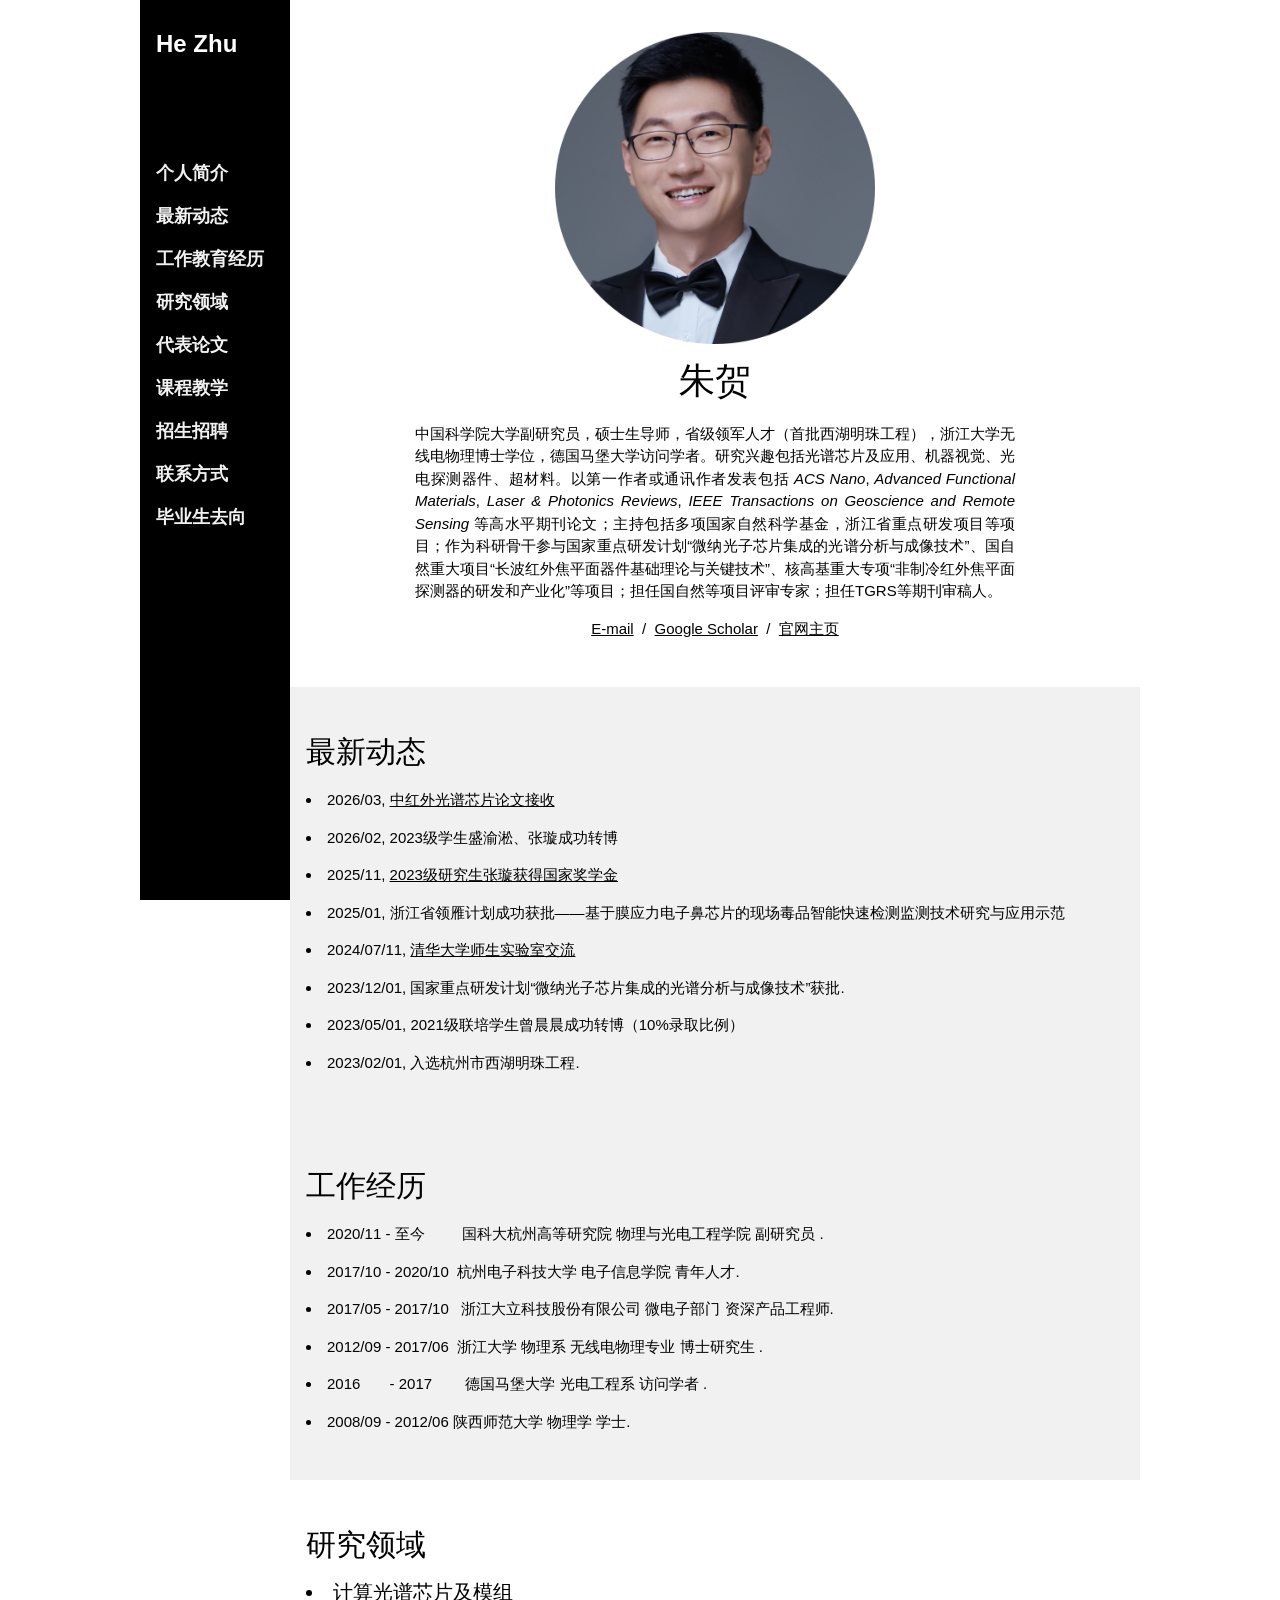
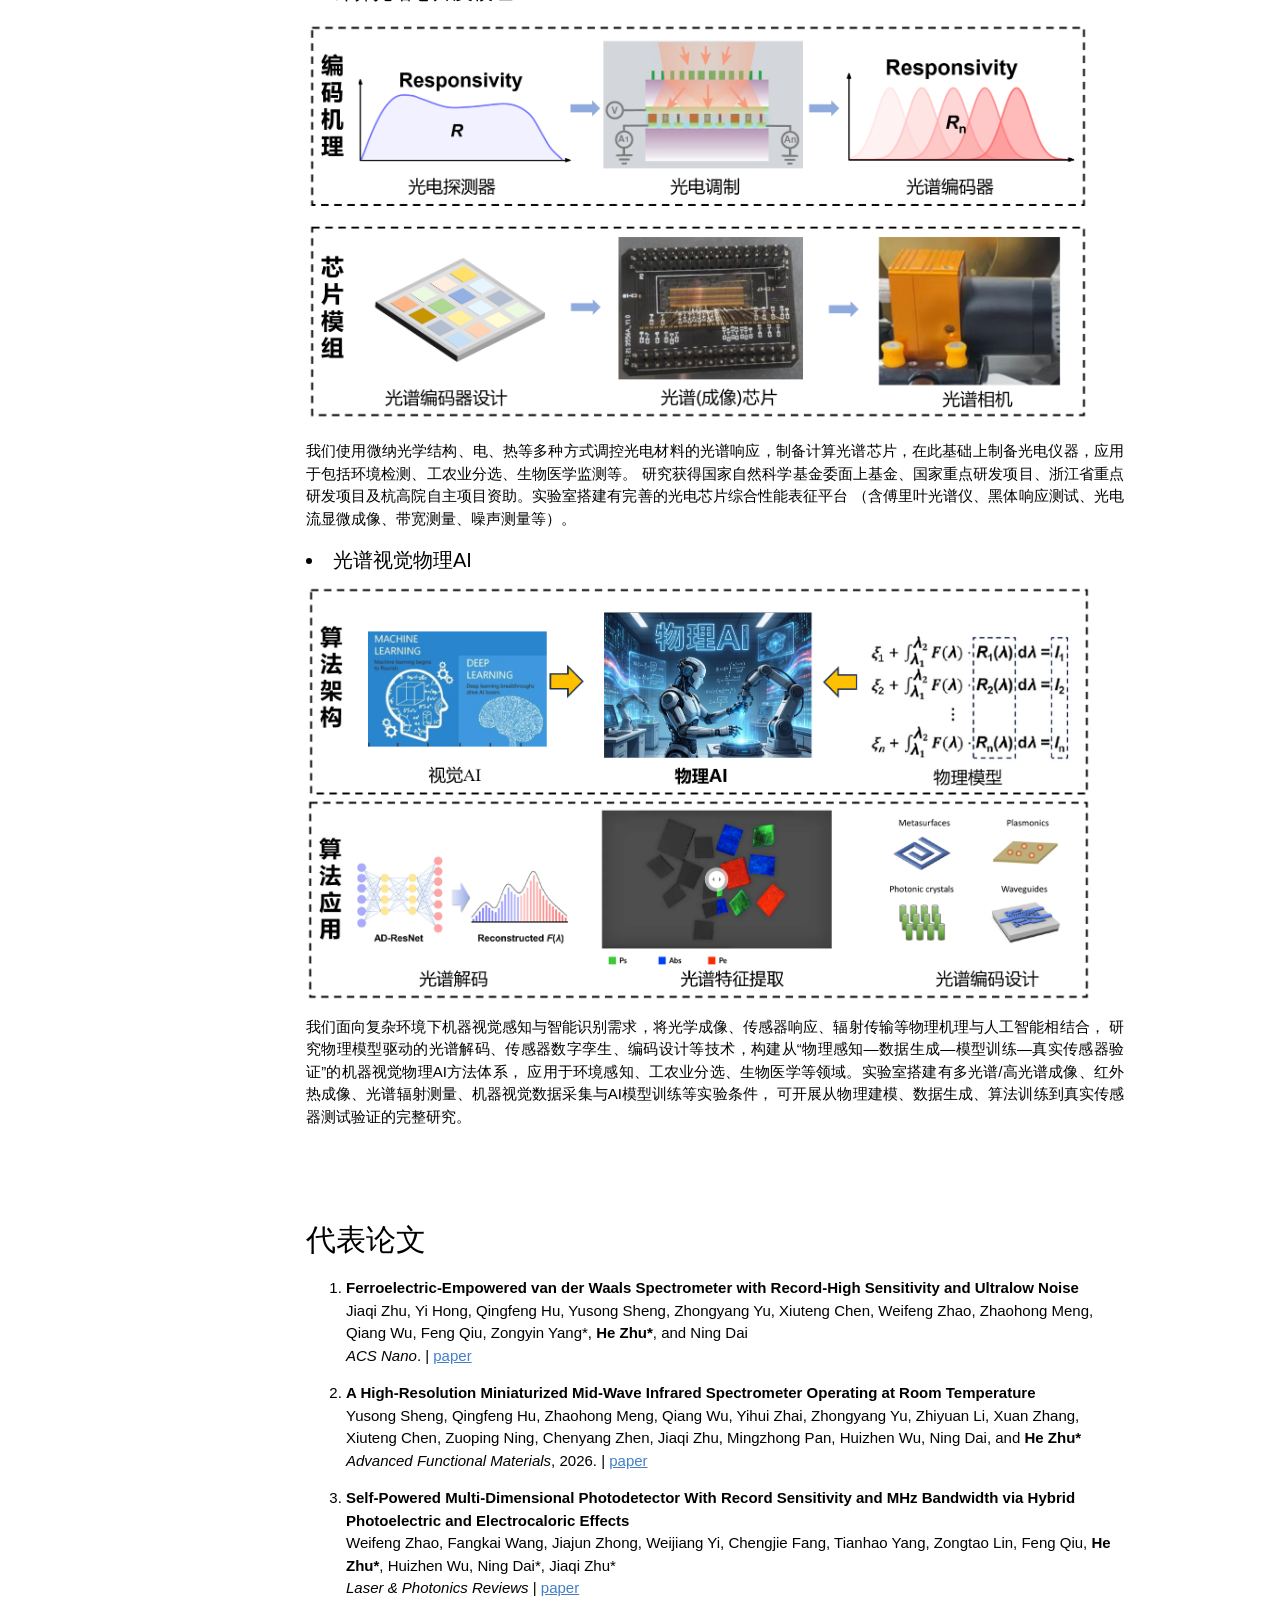
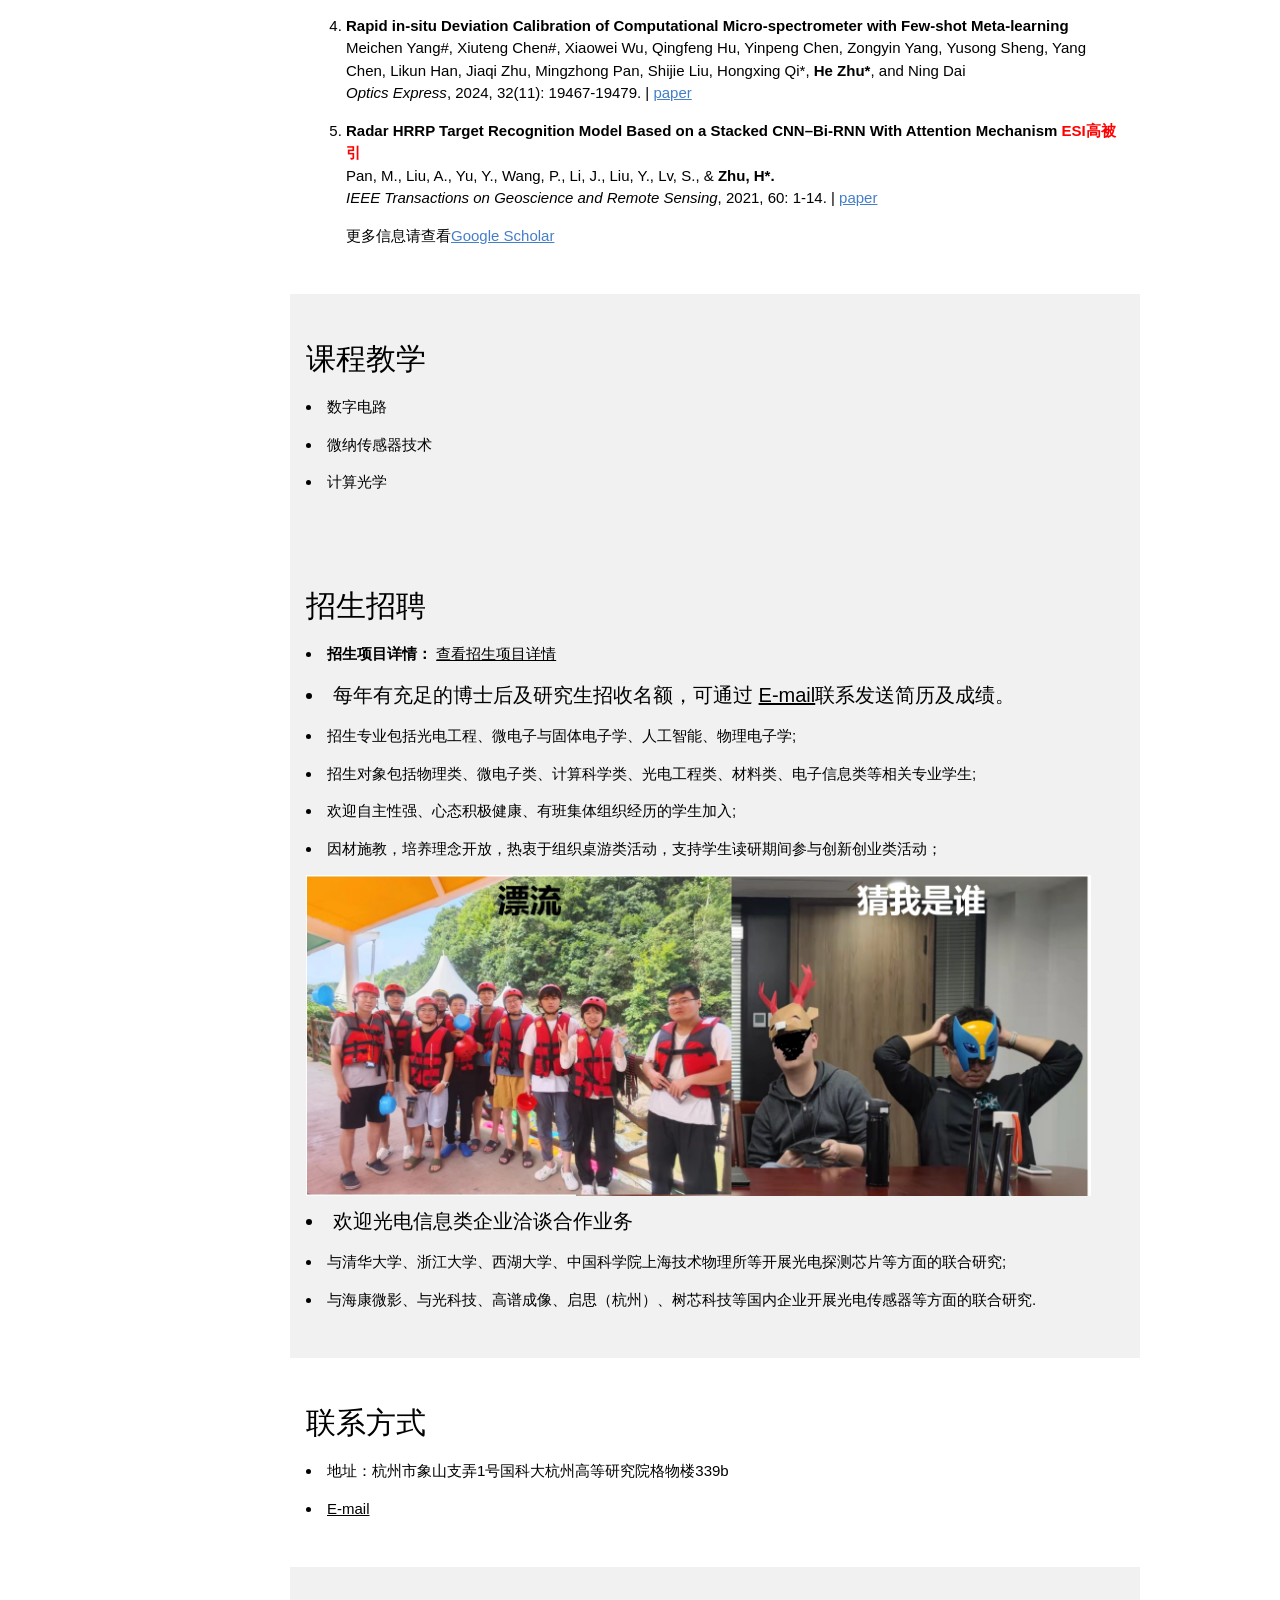
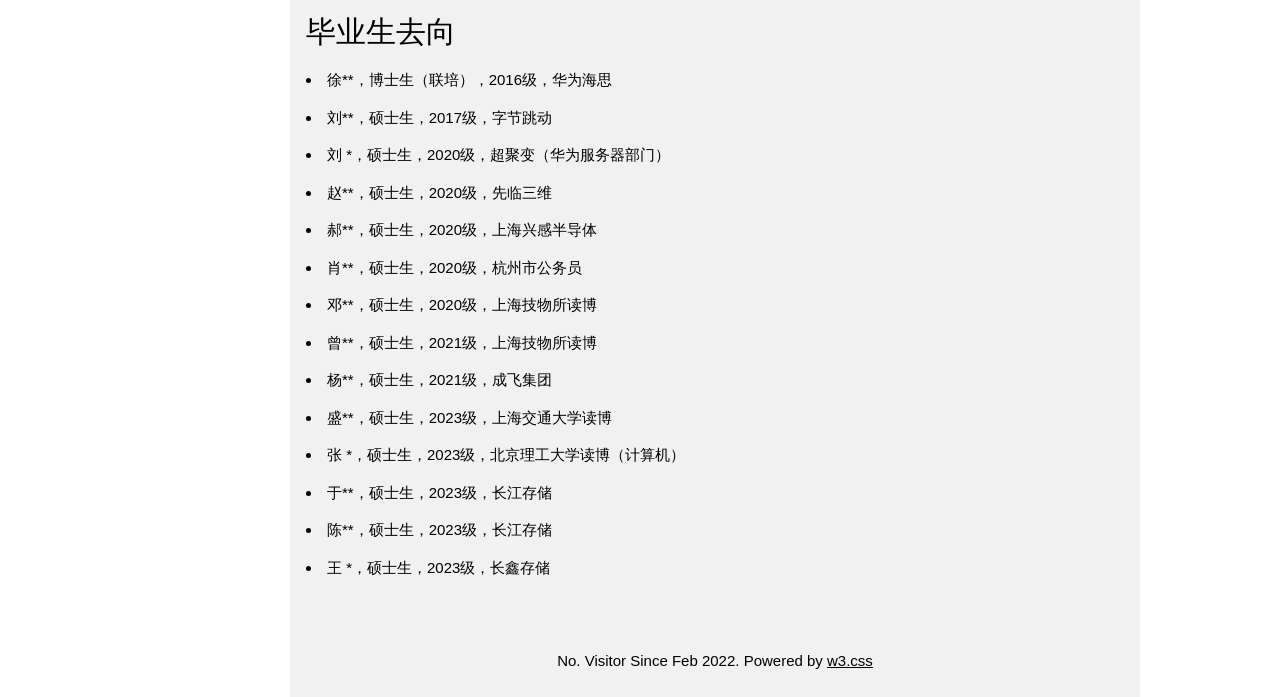
<file: index.html>
<!DOCTYPE html>
<html xmlns="http://www.w3.org/1999/xhtml" xml:lang="en">

<head>

  <title>He Zhu's Homepage</title>

  <meta charset="UTF-8">
  <meta name="viewport" content="width=device-width, initial-scale=1">
  <meta http-equiv="Content-Type" content="text/html; charset=UTF-8">
  <meta name="description" content="He Zhu is currently a associate professor at University of Chinese Acedamy of Sciences">
  <meta name="keywords" content="He Zhu, 朱贺, University of Chinese Acedamy of Science, electronics engineering, Deep Learning, integrated optoelectronics, integrated circuit">
  <meta name="author" content="He Zhu" />

  <link rel="stylesheet" href="w3.css">

  <style>
  .w3-sidebar a {font-family: "Roboto", sans-serif}
  body,h1,h2,h3,h4,h5,h6,.w3-wide {font-family: "Montserrat", sans-serif;}
  </style>

  <link rel="icon" type="image/png" href="images/icons.png">
  <!--
  <script src="jquery.min.js"></script>
  <script>
  $(document).ready(function(){
    // Add smooth scrolling to all links
    $("a").on('click', function(event) {
      // Make sure this.hash has a value before overriding default behavior
      if (this.hash !== "") {
        // Prevent default anchor click behavior
        event.preventDefault();
        // Store hash
        var hash = this.hash;
        // Using jQuery's animate() method to add smooth page scroll
        // The optional number (800) specifies the number of milliseconds it takes to scroll to the specified area
        $('html, body').animate({
          scrollTop: $(hash).offset().top
        }, 800, function(){
          // Add hash (#) to URL when done scrolling (default click behavior)
          window.location.hash = hash;
        });
      } // End if
    });
  });
  </script>
  //-->

</head>


<body class="w3-content" style="max-width:1000px">

<!-- Sidebar/menu -->
<nav class="w3-sidebar w3-bar-block w3-black w3-collapse w3-top w3-right" style="z-index:3;width:150px" id="mySidebar">
  <div class="w3-container w3-display-container w3-padding-16">
    <h3><b>He Zhu</b></h3>
  </div>
  <div class="w3-padding-64 w3-text-light-grey w3-large" style="font-weight:bold">
    <a href="#个人简介" class="w3-bar-item w3-button">个人简介</a>
    <a href="#最新动态" class="w3-bar-item w3-button">最新动态</a>
    <a href="#工作经历" class="w3-bar-item w3-button">工作教育经历</a>
    <a href="#研究领域" class="w3-bar-item w3-button">研究领域</a>
    <a href="#代表论文" class="w3-bar-item w3-button">代表论文</a>
    <a href="#课程教学" class="w3-bar-item w3-button">课程教学</a>
    <a href="#招生招聘" class="w3-bar-item w3-button">招生招聘</a>
    <a href="#联系方式" class="w3-bar-item w3-button">联系方式</a>
	<a href="#毕业生去向" class="w3-bar-item w3-button">毕业生去向</a>
  </div>
</nav>

<!-- Top menu on small screens -->
<header class="w3-bar w3-top w3-hide-large w3-black w3-xlarge">
  <div class="w3-bar-item w3-padding-24">He Zhu</div>
  <a href="javascript:void(0)" class="w3-bar-item w3-button w3-padding-24 w3-right"  style="font-stretch: extra-expanded;" onclick="w3_open()"><b>≡</b></a>
  </div>
</header>

<!-- Overlay effect when opening sidebar on small screens -->
<div class="w3-overlay w3-hide-large" onclick="w3_close()" style="cursor:pointer" title="close side menu" id="myOverlay"></div>

<!-- !PAGE CONTENT! -->
<div class="w3-main" style="margin-left:150px">

  <!-- Push down content on small screens -->
  <div class="w3-hide-large" style="margin-top:83px"></div>

<!-- The Home Section -->
    <div class="w3-container w3-center w3-padding-32" id="个人简介">
      <img style="width: 80%;max-width: 320px" alt="profile photo" src="images/HeZhu.png">
      <h1>朱贺</h1>
        <p class="w3-justify" style="width:100%;border:0px;border-spacing:0px;border-collapse:separate;margin-right:auto;margin-left:auto;max-width:600px">
          中国科学院大学副研究员，硕士生导师，省级领军人才（首批西湖明珠工程），浙江大学无线电物理博士学位，德国马堡大学访问学者。研究兴趣包括光谱芯片及应用、机器视觉、光电探测器件、超材料。以第一作者或通讯作者发表包括
		<em>ACS Nano</em>, <em>Advanced Functional Materials</em>, <em>Laser & Photonics Reviews</em>, <em>IEEE Transactions on Geoscience and Remote Sensing</em>
		等高水平期刊论文；主持包括多项国家自然科学基金，浙江省重点研发项目等项目；作为科研骨干参与国家重点研发计划“微纳光子芯片集成的光谱分析与成像技术”、国自然重大项目“长波红外焦平面器件基础理论与关键技术”、核高基重大专项“非制冷红外焦平面探测器的研发和产业化”等项目；担任国自然等项目评审专家；担任TGRS等期刊审稿人。
        </p>
        <p class="w3-center">
          <a href="mailto:anthonyzhu1990@hotmail.com">E-mail</a> &nbsp/&nbsp
          <a href="https://scholar.google.com/citations?user=N4bDGVIAAAAJ&hl">Google Scholar</a> &nbsp/&nbsp
          <a href="https://people.ucas.ac.cn/~0068538"> 官网主页 </a>
        </p>
        </tbody></table>
  </div>

<!-- The News Section -->
  <div class="w3-container w3-light-grey w3-padding-32" id="最新动态">
   <h2>最新动态</h2>
	  <p><li> 2026/03, <a href="https://advanced.onlinelibrary.wiley.com/doi/full/10.1002/adfm.202528006">中红外光谱芯片论文接收</a></li></p>
	  <p><li> 2026/02, 2023级学生盛渝淞、张璇成功转博</a></li></p>
	  <p><li> 2025/11, <a href="https://mp.weixin.qq.com/s/tGNNnICyc20aMs4fM48_Fg">2023级研究生张璇获得国家奖学金</a></li></p>
	  <p><li> 2025/01, 浙江省领雁计划成功获批——基于膜应力电子鼻芯片的现场毒品智能快速检测监测技术研究与应用示范</a></li></p>
	  <p><li> 2024/07/11, <a href="http://hias.ucas.ac.cn/wlgd/info/1025/1534.htm">清华大学师生实验室交流</a></li></p>
	  <p><li> 2023/12/01, 国家重点研发计划“微纳光子芯片集成的光谱分析与成像技术”获批.</li></p>
	  <p><li> 2023/05/01, 2021级联培学生曾晨晨成功转博（10%录取比例）</li></p>
	  <p><li> 2023/02/01, 入选杭州市西湖明珠工程.</li></p>
  </div>
<!-- The Experience Section -->
  <div class="w3-container w3-light-grey w3-padding-32" id="工作经历">
    <h2>工作经历</h2>
      <p><li> 2020/11 - 至今&nbsp;&nbsp;&nbsp;&nbsp;&nbsp;&nbsp;&nbsp;&nbsp; 国科大杭州高等研究院 物理与光电工程学院 副研究员 .</li></p>
      <p><li> 2017/10 - 2020/10&nbsp; 杭州电子科技大学 电子信息学院 青年人才.</li></p>
      <p><li> 2017/05 - 2017/10&nbsp;&nbsp; 浙江大立科技股份有限公司 微电子部门 资深产品工程师.</li></p>
      <p><li> 2012/09 - 2017/06&nbsp; 浙江大学 物理系 无线电物理专业 博士研究生 .</li></p>
	  <p><li> 2016 &nbsp;&nbsp;&nbsp;&nbsp;&nbsp;&nbsp;- 2017&nbsp;&nbsp;&nbsp;&nbsp;&nbsp;&nbsp;&nbsp; 德国马堡大学 光电工程系 访问学者  .</li></p>
      <p><li> 2008/09 - 2012/06 陕西师范大学 物理学 学士.</li></p>          
  </div>
<!-- The Research Section -->
  <div class="w3-container w3-padding-32" id="研究领域">
    <h2>研究领域</h2>
   <h4><li>计算光谱芯片及模组</li></h4>
        <img style="width:96%;" src="images/1.png"> 
        <p class="w3-justify">
        </p>
        <p class="w3-justify">
        我们使用微纳光学结构、电、热等多种方式调控光电材料的光谱响应，制备计算光谱芯片，在此基础上制备光电仪器，应用于包括环境检测、工农业分选、生物医学监测等。
		研究获得国家自然科学基金委面上基金、国家重点研发项目、浙江省重点研发项目及杭高院自主项目资助。实验室搭建有完善的光电芯片综合性能表征平台
		（含傅里叶光谱仪、黑体响应测试、光电流显微成像、带宽测量、噪声测量等）。
        </p> 
   <h4><li>光谱视觉物理AI</li></h4>
        <img style="width:96%;" src="images/2.png"> 
        <p class="w3-justify">
        </p>
        <p class="w3-justify">
        我们面向复杂环境下机器视觉感知与智能识别需求，将光学成像、传感器响应、辐射传输等物理机理与人工智能相结合，
		研究物理模型驱动的光谱解码、传感器数字孪生、编码设计等技术，构建从“物理感知—数据生成—模型训练—真实传感器验证”的机器视觉物理AI方法体系，
		应用于环境感知、工农业分选、生物医学等领域。实验室搭建有多光谱/高光谱成像、红外热成像、光谱辐射测量、机器视觉数据采集与AI模型训练等实验条件，
		可开展从物理建模、数据生成、算法训练到真实传感器测试验证的完整研究。
        </p>    
  </div>
  
 <!-- The Publications Section -->
  <div class="w3-container w3-padding-32"" id="代表论文">
    <h2>代表论文</h2>

    <ol>

	  <p>
      <li><strong>Ferroelectric-Empowered van der Waals Spectrometer with Record-High Sensitivity and Ultralow Noise</strong>
      <br>
      Jiaqi Zhu, Yi Hong, Qingfeng Hu, Yusong Sheng, Zhongyang Yu, Xiuteng Chen, Weifeng Zhao, Zhaohong Meng, Qiang Wu, Feng Qiu, Zongyin Yang*, <strong>He Zhu*</strong>, and Ning Dai
      <br>
      <em>ACS Nano</em>. | <a style="color: #447ec9" href="https://pubs.acs.org/ancac3/article-abstract/20/46/31411/5468892/Ferroelectric-Empowered-van-der-Waals-Spectrometer?redirectedFrom=PDF">paper</a>
      </p>  
	  
	  <p>
      <li><strong>A High-Resolution Miniaturized Mid-Wave Infrared Spectrometer Operating at Room Temperature</strong>
      <br>
      Yusong Sheng, Qingfeng Hu, Zhaohong Meng, Qiang Wu, Yihui Zhai, Zhongyang Yu, Zhiyuan Li, Xuan Zhang, Xiuteng Chen, Zuoping Ning, Chenyang Zhen, Jiaqi Zhu, Mingzhong Pan, Huizhen Wu, Ning Dai, and <strong>He Zhu*</strong>
      <br>
      <em>Advanced Functional Materials</em>, 2026. | <a style="color: #447ec9" href="https://advanced.onlinelibrary.wiley.com/doi/full/10.1002/adfm.202528006">paper</a>
      </p>
      
	  <p>
      <li><strong>Self-Powered Multi-Dimensional Photodetector With Record Sensitivity and MHz Bandwidth via Hybrid Photoelectric and Electrocaloric Effects</strong>
      <br>
      Weifeng Zhao, Fangkai Wang, Jiajun Zhong, Weijiang Yi, Chengjie Fang, Tianhao Yang, Zongtao Lin, Feng Qiu, <strong>He Zhu*</strong>, Huizhen Wu, Ning Dai*, Jiaqi Zhu*
      <br>
      <em>Laser & Photonics Reviews</em> | <a style="color: #447ec9" href="https://onlinelibrary.wiley.com/doi/10.1002/lpor.72190?af=R">paper</a>
      </p>
		
      <p>
      <li><strong>Rapid in-situ Deviation Calibration of Computational Micro-spectrometer with Few-shot Meta-learning</strong>
      <br>
      Meichen Yang#, Xiuteng Chen#, Xiaowei Wu, Qingfeng Hu, Yinpeng Chen, Zongyin Yang, Yusong Sheng, Yang Chen, Likun Han, Jiaqi Zhu, Mingzhong Pan, Shijie Liu, Hongxing Qi*, <strong>He Zhu*</strong>, and Ning Dai
      <br>
      <em>Optics Express</em>, 2024, 32(11): 19467-19479. | <a style="color: #447ec9" href="https://opg.optica.org/oe/fulltext.cfm?uri=oe-32-11-19467">paper</a>
      </p>
	    
      <p>
      <li><strong>Radar HRRP Target Recognition Model Based on a Stacked CNN–Bi-RNN With Attention Mechanism</strong> <strong style="color: red;">ESI高被引</strong>
      <br>
	  Pan, M., Liu, A., Yu, Y., Wang, P., Li, J., Liu, Y., Lv, S., & <strong>Zhu, H*.</strong> 
      <br>
      <em>IEEE Transactions on Geoscience and Remote Sensing</em>, 2021, 60: 1-14. | <a style="color: #447ec9" href="https://ieeexplore.ieee.org/document/9352965/">paper</a>
      </p>
      <p>
      更多信息请查看<a style="color: #447ec9" href="https://scholar.google.com/citations?user=N4bDGVIAAAAJ&hl">Google Scholar</a>
      </ol>

    </p>
  </div>
<!-- The Teaching Section -->
  <div class="w3-container w3-light-grey w3-padding-32" id="课程教学">
    <h2>课程教学</h2>
      <p><li> 数字电路</p>
      <p><li> 微纳传感器技术</p>
      <p><li> 计算光学</p>
  </div>
<!-- The Recruit Section -->
  <div class="w3-container w3-light-grey w3-padding-32" id="招生招聘">
    <h2>招生招聘</h2>
    <p><li><strong>招生项目详情：</strong> <a href="lab/index.html" target="_blank">查看招生项目详情</a></li></p>
    <h4><li>每年有充足的博士后及研究生招收名额，可通过 <a href="mailto:anthonyzhu1990@hotmail.com">E-mail</a>联系发送简历及成绩。</li></h4>
	  <p><li> 招生专业包括光电工程、微电子与固体电子学、人工智能、物理电子学;</a></p>
      <p><li> 招生对象包括物理类、微电子类、计算科学类、光电工程类、材料类、电子信息类等相关专业学生;</a></p>
      <p><li> 欢迎自主性强、心态积极健康、有班集体组织经历的学生加入;</a></p>
      <p><li> 因材施教，培养理念开放，热衷于组织桌游类活动，支持学生读研期间参与创新创业类活动；</a></p>
    <img style="width:96%;" src="images/Game3.png"> 
    <h4><li>欢迎光电信息类企业洽谈合作业务</li></h4> 
      <p><li> 与清华大学、浙江大学、西湖大学、中国科学院上海技术物理所等开展光电探测芯片等方面的联合研究; </a></p>
      <p><li> 与海康微影、与光科技、高谱成像、启思（杭州）、树芯科技等国内企业开展光电传感器等方面的联合研究</a>.</p>
</div>

  <!-- The contact Section -->
  <div class="w3-container w3-padding-32" id="联系方式">
    <h2>联系方式</h2>
    <p><li> 地址：杭州市象山支弄1号国科大杭州高等研究院格物楼339b</a></p> 
    <p><li> <a href="mailto:anthonyzhu1990@hotmail.com">E-mail</a></p>   
              
   </div>  
 <!-- Graduate -->
  <div class="w3-container w3-light-grey w3-padding-32" id="毕业生去向">
    <h2>毕业生去向</h2>
      <p><li> 徐**，博士生（联培），2016级，华为海思</p>
	  <p><li> 刘**，硕士生，2017级，字节跳动</p>
      <p><li> 刘 *，硕士生，2020级，超聚变（华为服务器部门）</p>
	  <p><li> 赵**，硕士生，2020级，先临三维</p>
      <p><li> 郝**，硕士生，2020级，上海兴感半导体</p>
	  <p><li> 肖**，硕士生，2020级，杭州市公务员</p>
	  <p><li> 邓**，硕士生，2020级，上海技物所读博</p>
      <p><li> 曾**，硕士生，2021级，上海技物所读博</p>
      <p><li> 杨**，硕士生，2021级，成飞集团</p>
	  <p><li> 盛**，硕士生，2023级，上海交通大学读博</p>
	  <p><li> 张 *，硕士生，2023级，北京理工大学读博（计算机）</p>
	  <p><li> 于**，硕士生，2023级，长江存储</p>
	  <p><li> 陈**，硕士生，2023级，长江存储</p>
	  <p><li> 王 *，硕士生，2023级，长鑫存储</p>	  
  </div>
  <div class="w3-light-grey w3-center w3-padding-24">

  <!-- Default Statcounter code for He Zhu's Homepage
  https://www.wangyunhe.site -->
  No.
  <script type="text/javascript">
  var sc_project=12347113; 
  var sc_invisible=0; 
  var sc_security="21aca5d1"; 
  var sc_https=1; 
  var scJsHost = "https://";
  document.write("<sc"+"ript type='text/javascript' src='" + scJsHost+
  "statcounter.com/counter/counter.js'></"+"script>");
  </script> Visitor Since Feb 2022. Powered by <a href="https://www.w3schools.com/w3css/default.asp" title="W3.CSS" target="_blank" class="w3-hover-opacity">w3.css</a>
  <noscript>
    <div class="statcounter"><a title="Web Analytics Made Easy -
  StatCounter" href="https://statcounter.com/" target="_blank"><img
  class="statcounter" src="https://c.statcounter.com/12347113/0/21aca5d1/0/"
  alt="Web Analytics Made Easy - StatCounter"></a></div>
  </noscript>
  <!-- End of Statcounter Code -->

  </div>

  <!-- End page content -->
</div>

<script>
// Accordion 
function myAccFunc() {
  var x = document.getElementById("demoAcc");
  if (x.className.indexOf("w3-show") == -1) {
    x.className += " w3-show";
  } else {
    x.className = x.className.replace(" w3-show", "");
  }
}

// Click on the "Jeans" link on page load to open the accordion for demo purposes
document.getElementById("myBtn").click();


// Open and close sidebar
function w3_open() {
  document.getElementById("mySidebar").style.display = "block";
  document.getElementById("myOverlay").style.display = "block";
}
 
function w3_close() {
  document.getElementById("mySidebar").style.display = "none";
  document.getElementById("myOverlay").style.display = "none";
}
</script>

</body>
</html>
</file>
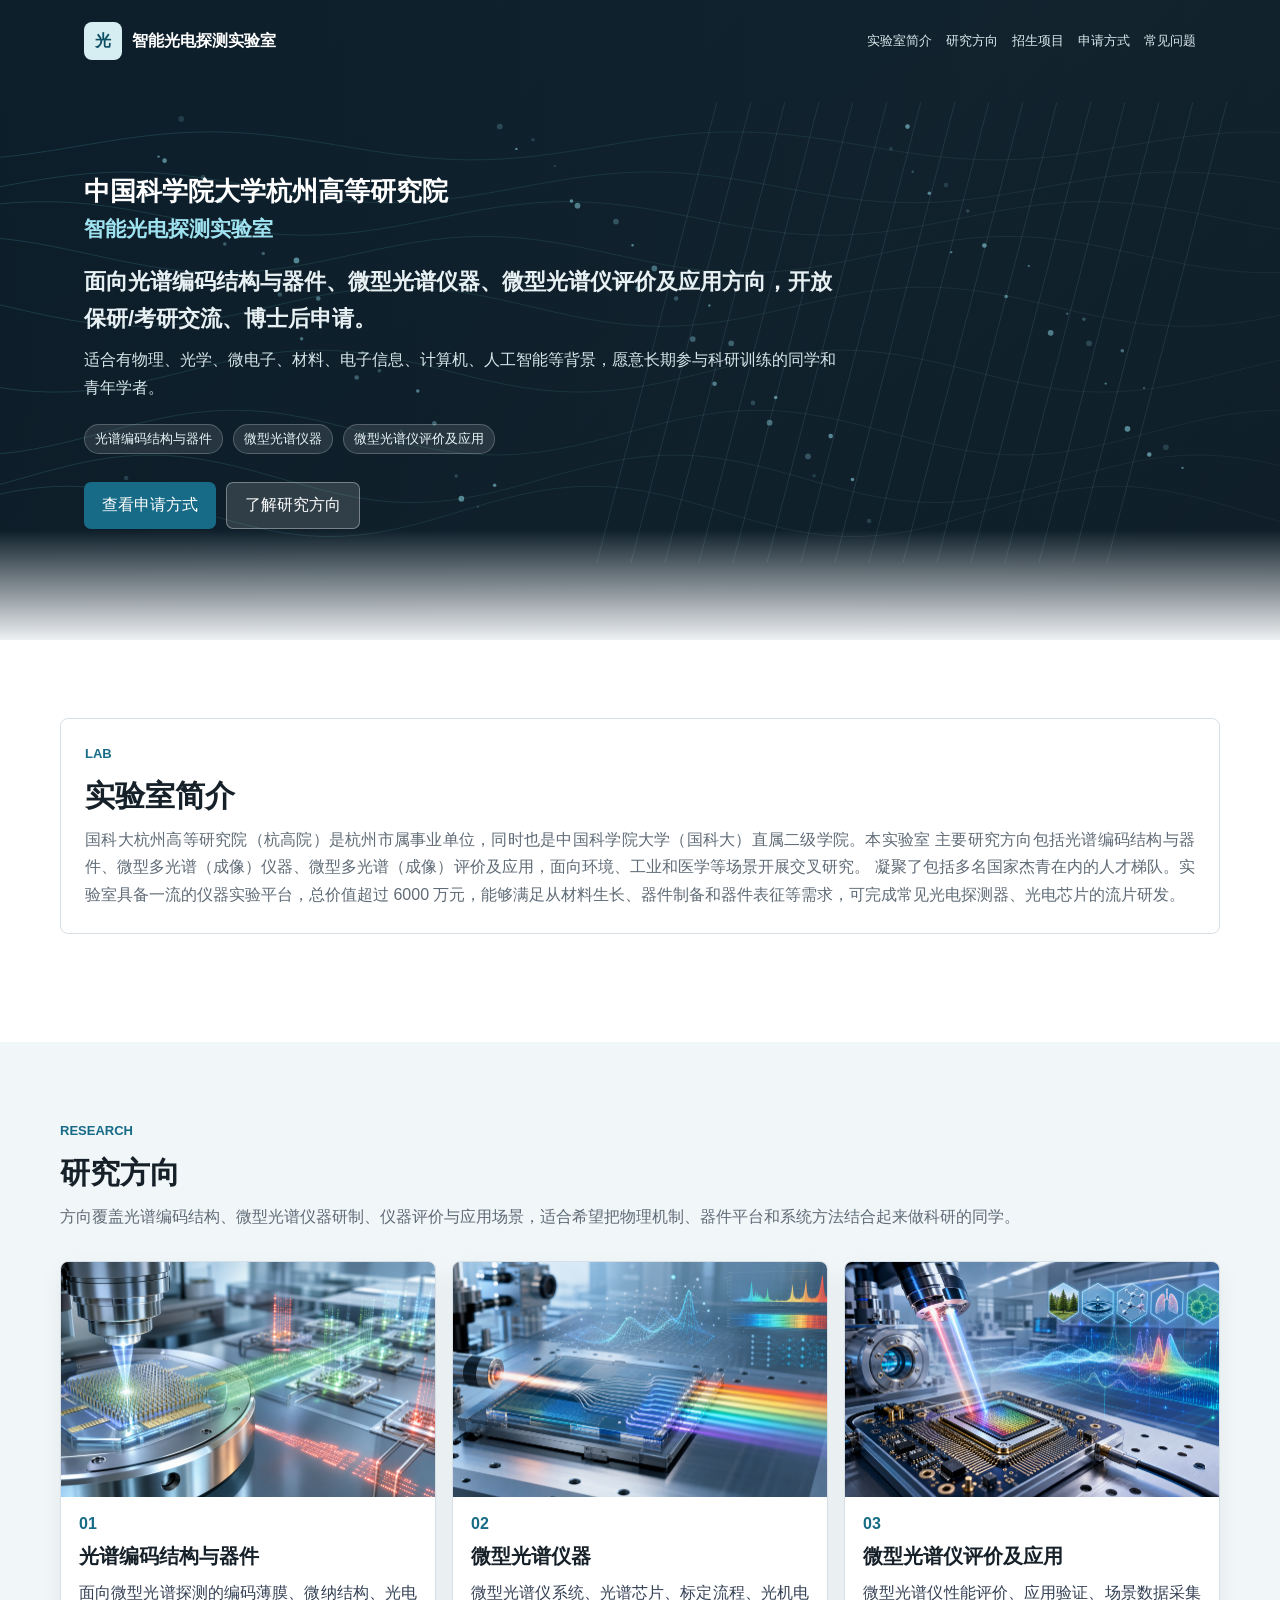
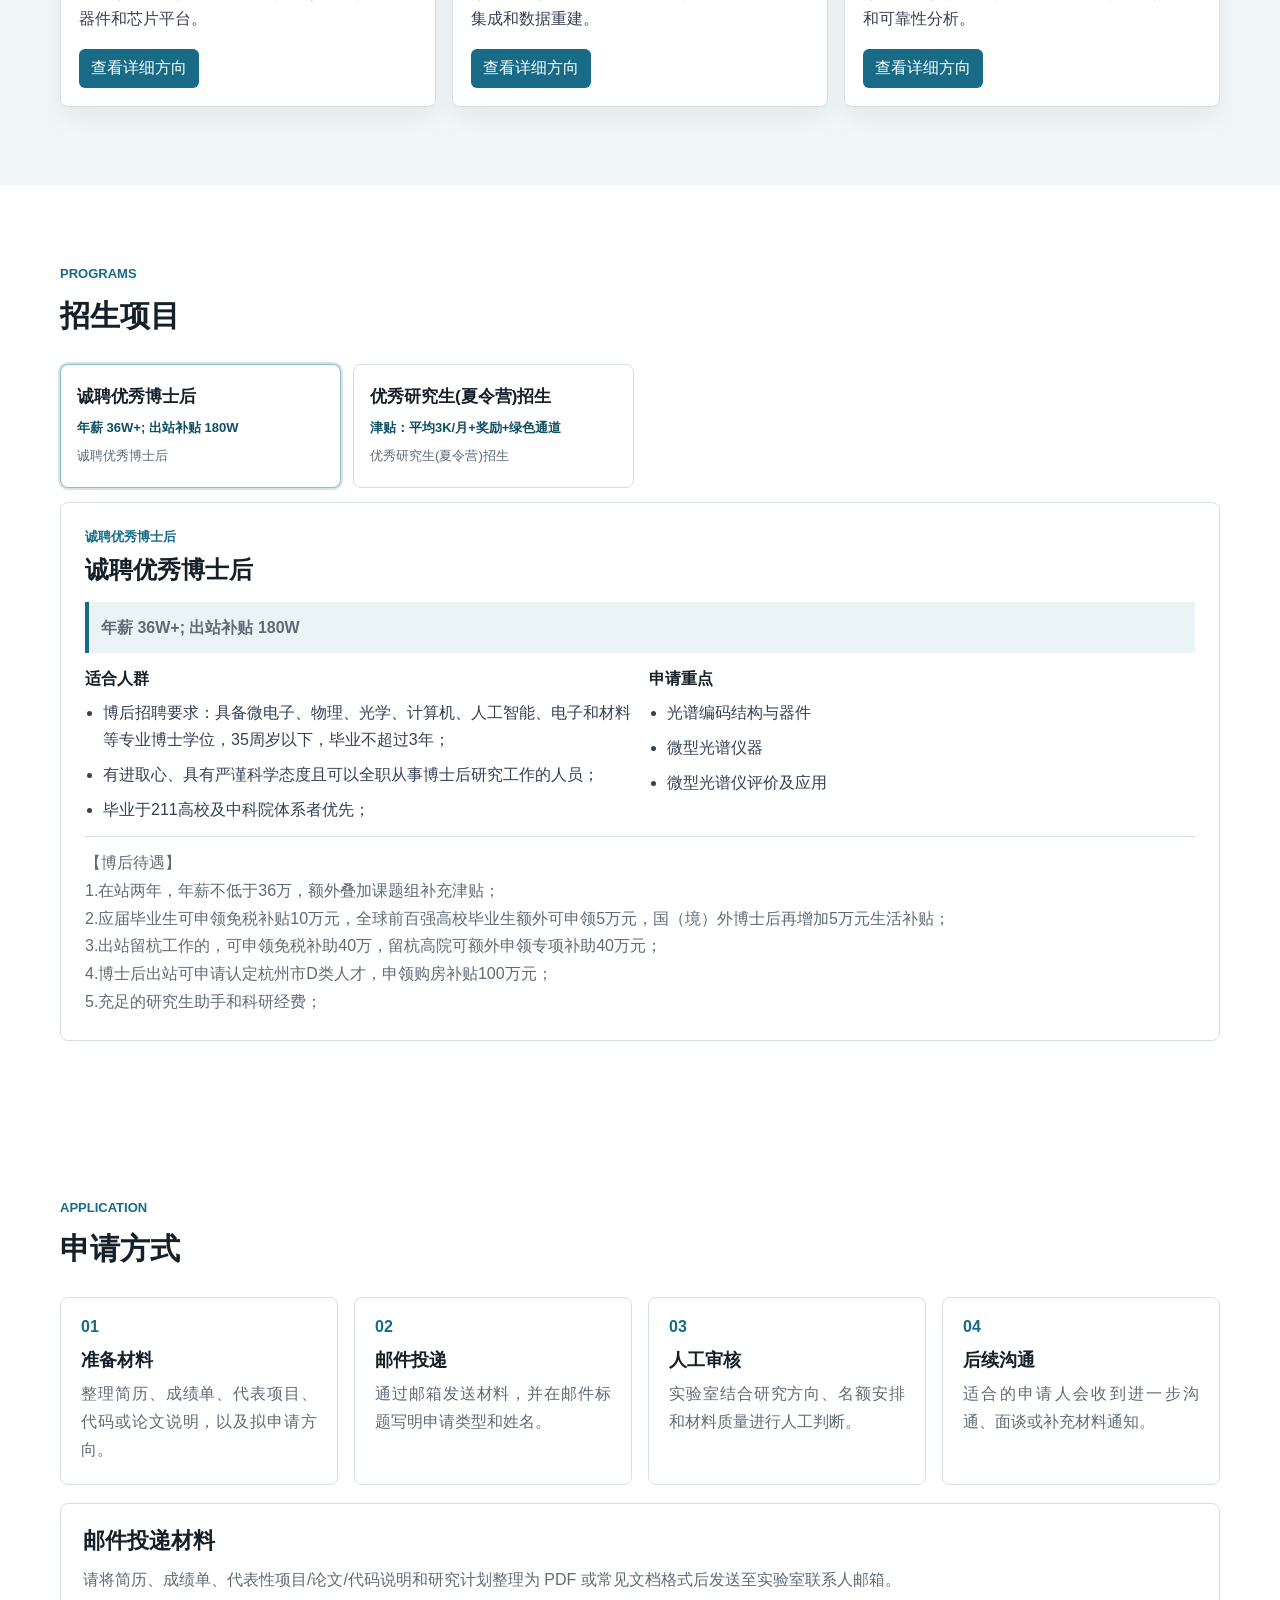
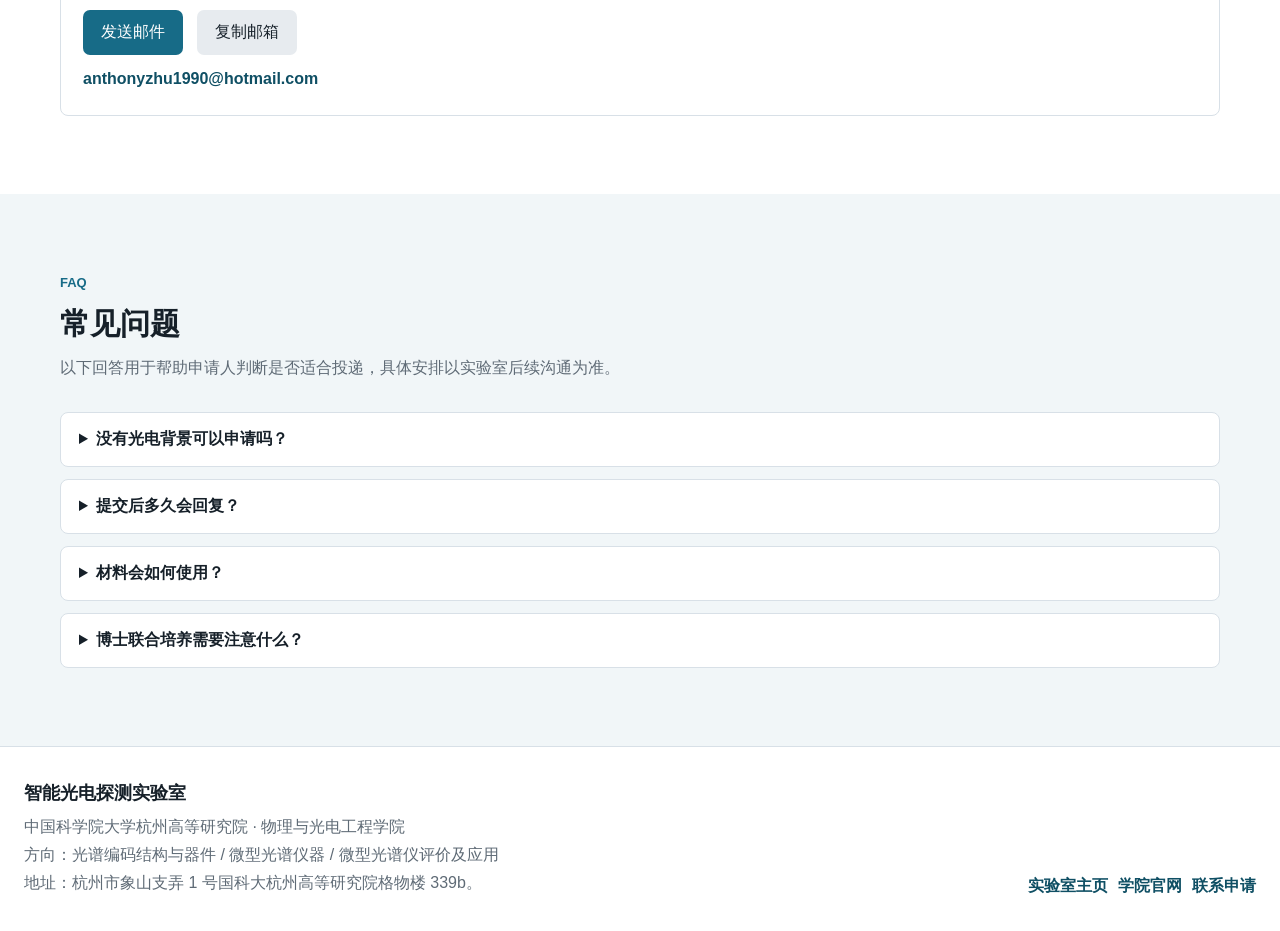
<file: lab/index.html>
<!doctype html>
<html lang="zh-CN">

<head>
  <meta charset="utf-8" />
  <meta name="viewport" content="width=device-width, initial-scale=1" />
  <meta name="description" content="智能光电探测实验室招生与学术交流静态主页，面向光谱编码结构与器件、微型光谱仪器、微型光谱仪评价及应用方向。" />
  <title>智能光电探测实验室招生与学术交流</title>
  <link rel="stylesheet" href="./static.css" />
</head>

<body>
  <header class="hero" id="top">
    <canvas id="photonic-canvas" aria-hidden="true"></canvas>
    <nav class="nav" aria-label="主导航">
      <a class="brand" href="#top" aria-label="返回首页">
        <span class="brand-mark">光</span>
        <span>智能光电探测实验室</span>
      </a>
      <button class="nav-toggle" type="button" aria-label="展开导航" aria-expanded="false">
        <span></span><span></span><span></span>
      </button>
      <div class="nav-links" id="nav-links">
        <a href="#lab">实验室简介</a>
        <a href="#research">研究方向</a>
        <a href="#programs">招生项目</a>
        <a href="#apply">申请方式</a>
        <a href="#faq">常见问题</a>
      </div>
    </nav>
    <section class="hero-inner">
      <p class="hero-school">中国科学院大学杭州高等研究院</p>
      <p class="hero-college">智能光电探测实验室</p>
      <p class="lead">
        面向光谱编码结构与器件、微型光谱仪器、微型光谱仪评价及应用方向，开放保研/考研交流、博士后申请。
      </p>
      <p class="hero-audience">
        适合有物理、光学、微电子、材料、电子信息、计算机、人工智能等背景，愿意长期参与科研训练的同学和青年学者。
      </p>
      <div class="hero-tags" aria-label="研究关键词">
        <span>光谱编码结构与器件</span>
        <span>微型光谱仪器</span>
        <span>微型光谱仪评价及应用</span>
      </div>
      <div class="hero-actions">
        <a class="primary" href="#apply">查看申请方式</a>
        <a class="secondary" href="#research">了解研究方向</a>
      </div>
    </section>
  </header>

  <main>
    <section class="page-section" id="lab">
      <div class="section-head card-head">
        <p class="eyebrow">Lab</p>
        <h2>实验室简介</h2>
        <p>
          国科大杭州高等研究院（杭高院）是杭州市属事业单位，同时也是中国科学院大学（国科大）直属二级学院。本实验室
          主要研究方向包括光谱编码结构与器件、微型多光谱（成像）仪器、微型多光谱（成像）评价及应用，面向环境、工业和医学等场景开展交叉研究。
          凝聚了包括多名国家杰青在内的人才梯队。实验室具备一流的仪器实验平台，总价值超过 6000
          万元，能够满足从材料生长、器件制备和器件表征等需求，可完成常见光电探测器、光电芯片的流片研发。
        </p>
      </div>
    </section>

    <section class="page-section alt" id="research">
      <div class="section-head">
        <p class="eyebrow">Research</p>
        <h2>研究方向</h2>
        <p>方向覆盖光谱编码结构、微型光谱仪器研制、仪器评价与应用场景，适合希望把物理机制、器件平台和系统方法结合起来做科研的同学。</p>
      </div>
      <div class="research-grid" id="research-grid"></div>
    </section>

    <section class="page-section" id="programs">
      <div class="section-head">
        <p class="eyebrow">Programs</p>
        <h2>招生项目</h2>
      </div>
      <div class="program-tabs" id="program-tabs" role="tablist" aria-label="招生项目"></div>
      <article class="program-detail" id="program-detail"></article>
    </section>

    <section class="page-section" id="apply">
      <div class="section-head">
        <p class="eyebrow">Application</p>
        <h2>申请方式</h2>
      </div>
      <div class="apply-layout">
        <div class="process-list" id="process-list"></div>
        <article class="apply-card">
          <h3>邮件投递材料</h3>
          <p>请将简历、成绩单、代表性项目/论文/代码说明和研究计划整理为 PDF 或常见文档格式后发送至实验室联系人邮箱。</p>
          <a class="primary" id="mail-link" href="mailto:anthonyzhu1990@hotmail.com?subject=智能光电探测实验室申请">发送邮件</a>
          <button class="secondary light" id="copy-email" type="button">复制邮箱</button>
          <p class="email-line">anthonyzhu1990@hotmail.com</p>
        </article>
      </div>
    </section>

    <section class="page-section alt" id="faq">
      <div class="section-head">
        <p class="eyebrow">FAQ</p>
        <h2>常见问题</h2>
        <p>以下回答用于帮助申请人判断是否适合投递，具体安排以实验室后续沟通为准。</p>
      </div>
      <div class="faq-list" id="faq-list"></div>
    </section>

  </main>

  <div class="research-modal" id="research-modal" aria-hidden="true">
    <div class="modal-backdrop" data-close-modal></div>
    <article class="modal-panel" role="dialog" aria-modal="true" aria-labelledby="modal-title">
      <button class="modal-close" type="button" data-close-modal aria-label="关闭">×</button>
      <img id="modal-image" alt="" />
      <div class="modal-content">
        <p class="eyebrow">Research Detail</p>
        <h2 id="modal-title"></h2>
        <p id="modal-short"></p>
        <ul id="modal-details"></ul>
      </div>
    </article>
  </div>

  <footer class="footer">
    <div>
      <strong>智能光电探测实验室</strong>
      <p>中国科学院大学杭州高等研究院 · 物理与光电工程学院</p>
      <p>方向：光谱编码结构与器件 / 微型光谱仪器 / 微型光谱仪评价及应用</p>
      <p>地址：杭州市象山支弄 1 号国科大杭州高等研究院格物楼 339b。</p>
    </div>
    <div class="footer-links">
      <a href="https://anthonyzhu1990.github.io/" target="_blank" rel="noreferrer">实验室主页</a>
      <a href="http://hias.ucas.ac.cn/" target="_blank" rel="noreferrer">学院官网</a>
      <a href="#apply">联系申请</a>
    </div>
  </footer>

  <script src="./static.js"></script>
</body>

</html>
</file>
<file: lab/static.css>
:root {
  --ink: #162029;
  --muted: #5f6b76;
  --line: #d8e0e7;
  --bg: #f7f9fb;
  --accent: #176b87;
  --accent-dark: #0f4f64;
  --panel: #ffffff;
  --soft: #eaf4f6;
}

* {
  box-sizing: border-box;
}

html {
  scroll-behavior: smooth;
}

body {
  margin: 0;
  color: var(--ink);
  background: var(--bg);
  font-family: "Microsoft YaHei", "Segoe UI", Arial, sans-serif;
  letter-spacing: 0;
  overflow-x: hidden;
}

a {
  color: inherit;
  text-decoration: none;
}

button {
  font: inherit;
}

.hero {
  position: relative;
  min-height: 640px;
  overflow: hidden;
  color: #fff;
  background:
    linear-gradient(90deg, rgba(12, 28, 39, 0.94), rgba(12, 28, 39, 0.7)),
    linear-gradient(135deg, #173f52, #233642 55%, #152129);
}

#photonic-canvas {
  position: absolute;
  inset: 0;
  width: 100%;
  height: 100%;
  opacity: 0.78;
}

.hero::after {
  content: "";
  position: absolute;
  inset: auto 0 0;
  height: 110px;
  background: linear-gradient(180deg, transparent, rgba(247, 249, 251, 0.96));
  pointer-events: none;
}

.nav,
.hero-inner,
.page-section > * {
  max-width: 1160px;
  margin-inline: auto;
}

.nav {
  position: relative;
  z-index: 2;
  display: flex;
  align-items: center;
  justify-content: space-between;
  gap: 18px;
  padding: 22px 24px;
}

.brand {
  display: inline-flex;
  align-items: center;
  gap: 10px;
  font-weight: 800;
}

.brand-mark {
  width: 38px;
  height: 38px;
  display: grid;
  place-items: center;
  border-radius: 8px;
  background: #d6edf2;
  color: var(--accent-dark);
}

.nav-links {
  display: flex;
  gap: 14px;
  color: #dbe8ec;
  font-size: 13px;
}

.nav-toggle {
  display: none;
  width: 44px;
  height: 44px;
  border: 1px solid rgba(255, 255, 255, 0.28);
  border-radius: 8px;
  background: rgba(255, 255, 255, 0.12);
  cursor: pointer;
}

.nav-toggle span {
  display: block;
  width: 20px;
  height: 2px;
  margin: 5px auto;
  border-radius: 999px;
  background: #fff;
}

.hero-inner {
  position: relative;
  z-index: 1;
  padding: 92px 24px 100px;
}

.hero-school,
.hero-college {
  margin: 0;
  font-weight: 800;
}

.hero-school {
  font-size: 26px;
}

.hero-college {
  margin-top: 6px;
  color: #9fe2ef;
  font-size: 21px;
}

h1,
h2,
h3,
p {
  margin: 0;
}

h1 {
  display: grid;
  gap: 8px;
  max-width: 980px;
  margin-top: 24px;
  color: #fff;
  font-size: 50px;
  line-height: 1.1;
  font-weight: 900;
  text-shadow: 0 12px 34px rgba(0, 0, 0, 0.32);
}

.lead {
  max-width: 760px;
  margin-top: 20px;
  color: #e7f0f3;
  font-size: 22px;
  font-weight: 800;
  line-height: 1.7;
}

.hero-audience {
  max-width: 760px;
  margin-top: 8px;
  color: #d8e7eb;
  font-size: 16px;
  line-height: 1.75;
}

.hero-tags,
.hero-actions,
.footer-links {
  display: flex;
  flex-wrap: wrap;
  gap: 10px;
}

.hero-tags {
  margin-top: 22px;
}

.hero-tags span {
  min-height: 30px;
  padding: 5px 10px;
  border: 1px solid rgba(255, 255, 255, 0.22);
  border-radius: 999px;
  background: rgba(255, 255, 255, 0.1);
  color: #e8f5f8;
  font-size: 13px;
}

.hero-actions {
  margin-top: 28px;
}

.primary,
.secondary {
  display: inline-flex;
  align-items: center;
  justify-content: center;
  min-height: 44px;
  border: 0;
  border-radius: 7px;
  padding: 12px 18px;
  cursor: pointer;
}

.primary {
  background: var(--accent);
  color: #fff;
}

.primary:hover {
  background: var(--accent-dark);
}

.secondary {
  border: 1px solid rgba(255, 255, 255, 0.35);
  background: rgba(255, 255, 255, 0.14);
  color: #fff;
}

.secondary.light {
  border: 0;
  background: #e7ebef;
  color: var(--ink);
}

.page-section {
  padding: 78px 24px;
  background: #fff;
}

.page-section.alt {
  background: #f1f6f8;
}

.section-head {
  margin-bottom: 30px;
}

.section-head p,
.page-section p,
.footer p {
  color: var(--muted);
  line-height: 1.74;
  text-align: justify;
  text-justify: inter-ideograph;
}

.card-head {
  padding: 24px;
  border: 1px solid var(--line);
  border-radius: 8px;
  background: #fff;
}

.card-head p + p {
  margin-top: 12px;
}

.eyebrow {
  margin-bottom: 12px;
  color: var(--accent);
  font-size: 13px;
  font-weight: 800;
  text-transform: uppercase;
}

.section-head .eyebrow {
  color: var(--accent);
}

h2 {
  font-size: 30px;
  line-height: 1.2;
}

.section-head h2 + p {
  margin-top: 12px;
}

.research-grid,
.benefit-grid,
.resource-layout,
.privilege-grid {
  display: grid;
  grid-template-columns: repeat(3, minmax(0, 1fr));
  gap: 16px;
}

.research-card,
.card-head,
.intro-strip article,
.benefit-grid article,
.resource-layout article,
.outcome-grid article,
.process-list article,
.privilege-grid article,
.apply-card,
.publication-card,
.program-detail,
.program-tabs button,
.reward-table,
.standalone-note,
.faq-list details {
  border: 1px solid var(--line);
  border-radius: 8px;
  background: #fff;
  transition: transform 180ms ease, border-color 180ms ease, box-shadow 180ms ease;
}

.research-card:hover,
.research-card:focus,
.card-head:hover,
.intro-strip article:hover,
.benefit-grid article:hover,
.resource-layout article:hover,
.outcome-grid article:hover,
.process-list article:hover,
.privilege-grid article:hover,
.apply-card:hover,
.publication-card:hover,
.program-detail:hover,
.program-tabs button:hover,
.reward-table:hover,
.standalone-note:hover,
.faq-list details:hover {
  transform: translateY(-4px);
  border-color: rgba(23, 107, 135, 0.42);
  box-shadow: 0 16px 34px rgba(22, 32, 41, 0.08);
}

.research-card {
  min-height: 420px;
  overflow: hidden;
  cursor: pointer;
  box-shadow: 0 10px 24px rgba(22, 32, 41, 0.06);
}

.research-card img {
  width: 100%;
  height: 235px;
  display: block;
  object-fit: cover;
  background: #e8eef2;
}

.research-card div {
  padding: 18px;
}

.research-card span {
  display: block;
  margin-bottom: 10px;
  color: var(--accent);
  font-weight: 900;
}

.research-card h3,
.benefit-grid strong {
  margin-bottom: 10px;
  font-size: 20px;
  line-height: 1.35;
}

.research-card p,
.benefit-grid p,
.resource-layout li,
.publication-card li,
.program-detail li,
.program-note,
.faq-list p {
  color: #344054;
  line-height: 1.68;
}

.research-card button {
  margin-top: 16px;
  border: 0;
  border-radius: 6px;
  padding: 9px 12px;
  background: var(--accent);
  color: #fff;
  cursor: pointer;
}

.program-tabs {
  display: grid;
  grid-template-columns: repeat(4, minmax(0, 1fr));
  gap: 12px;
  margin-bottom: 14px;
}

.program-tabs button {
  min-height: 124px;
  padding: 16px;
  color: var(--ink);
  text-align: left;
  cursor: pointer;
}

.program-tabs button:hover,
.program-tabs button.active {
  border-color: rgba(23, 107, 135, 0.46);
}

.program-tabs button.active {
  outline: 2px solid rgba(23, 107, 135, 0.18);
}

.program-tabs span,
.program-tabs strong,
.program-tabs small {
  display: block;
}

.program-tabs span {
  margin-bottom: 10px;
  font-size: 17px;
  font-weight: 800;
  line-height: 1.35;
}

.program-tabs strong {
  color: var(--accent-dark);
  font-size: 13px;
  line-height: 1.45;
}

.program-tabs small {
  margin-top: 8px;
  color: var(--muted);
  line-height: 1.45;
}

.program-detail {
  padding: 24px;
}

.program-detail-main,
.program-note {
  max-width: none;
}

.program-detail-main span {
  display: inline-flex;
  margin-bottom: 8px;
  color: var(--accent);
  font-size: 13px;
  font-weight: 800;
}

.program-detail-main h3 {
  font-size: 24px;
  line-height: 1.32;
}

.program-stipend {
  max-width: none;
  margin: 16px 0;
  padding: 12px;
  border-left: 4px solid var(--accent);
  background: var(--soft);
  color: var(--accent-dark);
  font-weight: 800;
  line-height: 1.55;
}

.program-detail-grid {
  display: grid;
  grid-template-columns: repeat(2, minmax(0, 1fr));
  gap: 18px;
}

.program-detail ul,
.resource-layout ul,
.publication-card ul {
  display: grid;
  gap: 8px;
  margin: 10px 0 0;
  padding-left: 18px;
}

.program-note {
  margin-top: 12px;
  padding-top: 12px;
  border-top: 1px solid var(--line);
  white-space: pre-line;
  overflow-wrap: anywhere;
}

.benefit-grid article,
.resource-layout article {
  padding: 20px;
}

.benefit-grid strong,
.privilege-grid h3 {
  display: block;
  color: var(--accent-dark);
}

.privilege-grid article {
  padding: 20px;
}

.privilege-grid p {
  color: var(--muted);
  line-height: 1.7;
}

.privilege-grid {
  grid-template-columns: repeat(2, minmax(0, 1fr));
}

.privilege-grid span {
  display: inline-flex;
  align-items: center;
  min-height: 28px;
  margin-bottom: 14px;
  padding: 4px 10px;
  border-radius: 999px;
  background: #e5f3f6;
  color: var(--accent-dark);
  font-weight: 800;
}

.resource-layout {
  grid-template-columns: repeat(2, minmax(0, 1fr));
}

.resource-layout h3 {
  margin-bottom: 10px;
  font-size: 18px;
}

.publication-card {
  margin-top: 16px;
  padding: 24px;
}

.outcome-grid {
  display: grid;
  grid-template-columns: 1fr;
  gap: 10px;
}

.outcome-grid article {
  display: grid;
  grid-template-columns: 110px 140px 1fr;
  gap: 14px;
  align-items: center;
  padding: 14px 16px;
}

.outcome-grid strong,
.outcome-grid span,
.outcome-grid p {
  display: block;
  margin: 0;
}

.outcome-grid span {
  color: var(--muted);
  font-size: 13px;
}

.outcome-grid p {
  color: var(--accent-dark);
  font-weight: 800;
}

.apply-layout {
  display: grid;
  grid-template-columns: 1fr;
  gap: 18px;
  align-items: start;
}

.apply-card {
  padding: 22px;
}

.apply-card h3 {
  font-size: 22px;
}

.apply-card p {
  margin-top: 10px;
}

.apply-card .primary,
.apply-card .secondary {
  margin-top: 16px;
  margin-right: 10px;
}

.email-line {
  color: var(--accent-dark) !important;
  font-weight: 900;
}

.process-list {
  display: grid;
  grid-template-columns: repeat(4, minmax(0, 1fr));
  gap: 16px;
}

.intro-strip {
  display: grid;
  grid-template-columns: repeat(3, minmax(0, 1fr));
  gap: 16px;
}

.process-list article,
.intro-strip article {
  min-height: 138px;
  padding: 20px;
}

.process-list span,
.intro-strip span {
  display: block;
  margin-bottom: 12px;
  color: var(--accent);
  font-weight: 900;
}

.process-list strong,
.intro-strip strong {
  display: block;
  margin-bottom: 8px;
  font-size: 18px;
}

.intro-strip article {
  background: #fff;
}

.faq-list {
  display: grid;
  gap: 12px;
}

.faq-list summary {
  min-height: 52px;
  padding: 16px 18px;
  color: var(--ink);
  font-weight: 900;
  cursor: pointer;
}

.faq-list p {
  padding: 0 18px 18px;
}

.reward-detail-section {
  background: #f1f6f8;
}

.reward-table {
  overflow: hidden;
  border: 1px solid #d8e2e8;
  border-radius: 8px;
  background: #fff;
}

.reward-row {
  display: grid;
  grid-template-columns: 0.7fr 1.5fr 1fr;
  border-top: 1px solid #d8e2e8;
}

.reward-row:first-child {
  border-top: 0;
}

.reward-row > * {
  min-width: 0;
  padding: 18px;
  border-left: 1px solid #d8e2e8;
  line-height: 1.75;
}

.reward-row > *:first-child {
  border-left: 0;
}

.reward-head {
  background: #173f52;
  color: #fff;
  font-weight: 800;
}

.reward-row strong {
  color: var(--accent-dark);
  font-size: 17px;
}

.reward-row p {
  color: #3a4650;
}

.standalone-note {
  max-width: 1160px;
  margin-top: 0;
  padding: 16px 18px 16px 20px;
  border-left: 5px solid var(--accent);
  border-radius: 0 8px 8px 0;
  background: linear-gradient(90deg, rgba(31, 124, 145, 0.11), rgba(31, 124, 145, 0.035));
  color: #1f2937;
  font-size: 17px;
  font-weight: 900;
  line-height: 1.8;
}

.compliance-note {
  margin-top: 22px;
  padding: 16px 18px;
  border-left: 5px solid #9fe2ef;
  border-radius: 0 8px 8px 0;
  background: rgba(255, 255, 255, 0.08);
  font-weight: 800;
}

.research-modal {
  position: fixed;
  inset: 0;
  z-index: 50;
  display: none;
  align-items: center;
  justify-content: center;
  padding: 28px;
}

.research-modal.active {
  display: flex;
}

.modal-backdrop {
  position: absolute;
  inset: 0;
  background: rgba(4, 12, 18, 0.76);
  backdrop-filter: blur(8px);
}

.modal-panel {
  position: relative;
  z-index: 1;
  width: min(1080px, 94vw);
  max-height: min(760px, 90vh);
  display: grid;
  grid-template-columns: minmax(0, 1.1fr) minmax(0, 0.9fr);
  overflow: hidden;
  border: 1px solid rgba(255, 255, 255, 0.22);
  border-radius: 10px;
  background: #fff;
  box-shadow: 0 34px 90px rgba(0, 0, 0, 0.35);
}

.modal-panel img {
  width: 100%;
  height: 100%;
  min-height: 520px;
  object-fit: contain;
  background: #e8eef2;
}

.modal-content {
  overflow: auto;
  padding: 34px;
}

.modal-content h2 {
  margin-bottom: 12px;
}

.modal-content p {
  color: #344054;
  line-height: 1.72;
  margin-bottom: 18px;
}

.modal-content ul {
  display: grid;
  gap: 12px;
  margin: 0;
  padding-left: 18px;
  color: #263442;
  line-height: 1.68;
}

.modal-close {
  position: absolute;
  top: 12px;
  right: 12px;
  z-index: 2;
  width: 38px;
  height: 38px;
  border: 0;
  border-radius: 50%;
  background: rgba(15, 31, 42, 0.85);
  color: #fff;
  font-size: 24px;
  cursor: pointer;
}

body.modal-open {
  overflow: hidden;
}

.footer {
  width: 100%;
  max-width: none;
  display: grid;
  grid-template-columns: minmax(0, 1.3fr) minmax(260px, 0.7fr);
  gap: 20px;
  padding: 34px 24px;
  border-top: 1px solid var(--line);
  color: var(--muted);
  background: #fff;
  align-items: end;
}

.footer p {
  text-align: left;
}

.footer strong {
  display: block;
  margin-bottom: 8px;
  color: var(--ink);
  font-size: 18px;
}

.footer-links {
  justify-content: flex-end;
}

.footer a {
  color: var(--accent-dark);
  font-weight: 800;
}

@media (max-width: 920px) {
  .nav {
    flex-wrap: wrap;
  }

  .nav-toggle {
    display: inline-block;
    margin-left: auto;
  }

  .nav-links {
    display: none;
    width: 100%;
    flex-direction: column;
    gap: 8px;
    padding: 12px;
    border: 1px solid rgba(255, 255, 255, 0.18);
    border-radius: 8px;
    background: rgba(12, 28, 39, 0.94);
  }

  .nav-open .nav-links {
    display: flex;
  }

  .nav-links a {
    min-height: 44px;
    display: flex;
    align-items: center;
  }

  h1 {
    max-width: 10.8em;
    font-size: 32px;
    line-height: 1.16;
    word-break: break-all;
  }

  .lead {
    max-width: 420px;
    font-size: 18px;
    word-break: break-all;
  }

  .research-grid,
  .benefit-grid,
  .resource-layout,
  .program-tabs,
  .program-detail-grid,
  .apply-layout,
  .process-list,
  .intro-strip,
  .privilege-grid,
  .reward-row,
  .footer {
    grid-template-columns: 1fr;
  }

  .reward-row > * {
    border-left: 0;
    border-top: 1px solid #d8e2e8;
  }

  .reward-row > *:first-child {
    border-top: 0;
  }

  .reward-head {
    display: none;
  }

  .outcome-grid article {
    grid-template-columns: 1fr;
    gap: 4px;
  }

  .modal-panel {
    grid-template-columns: 1fr;
    width: calc(100vw - 24px);
    max-width: calc(100vw - 24px);
    max-height: 88vh;
  }

  .modal-panel img {
    min-height: 0;
  }

  .footer-links {
    justify-content: flex-start;
  }
}

@media (max-width: 560px) {
  .hero {
    min-height: 600px;
  }

  .hero-inner {
    padding-top: 54px;
  }

  .hero-school {
    font-size: 16px;
  }

  .hero-college,
  .hero-audience {
    font-size: 14px;
  }

  h1 {
    font-size: 30px;
  }

  .page-section {
    padding: 54px 16px;
  }

  .program-tabs button {
    min-height: auto;
  }
}
</file>
